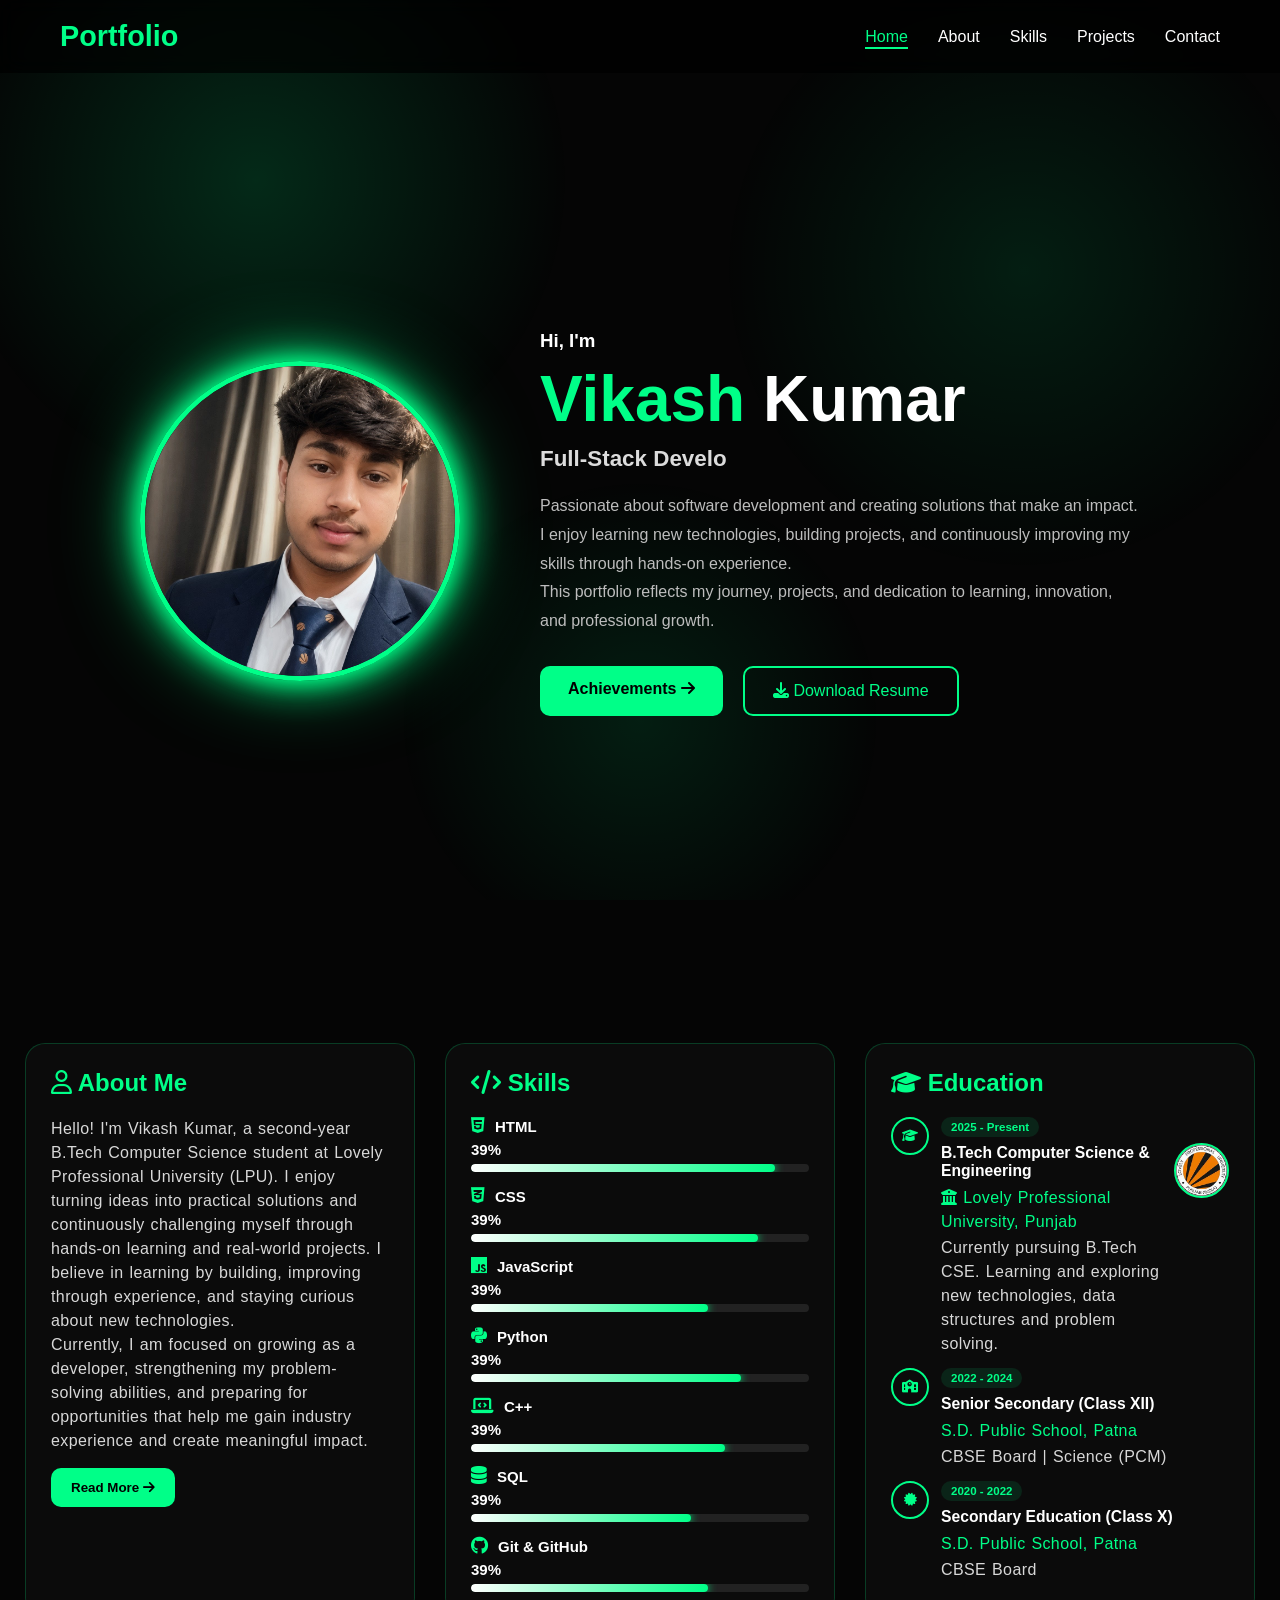
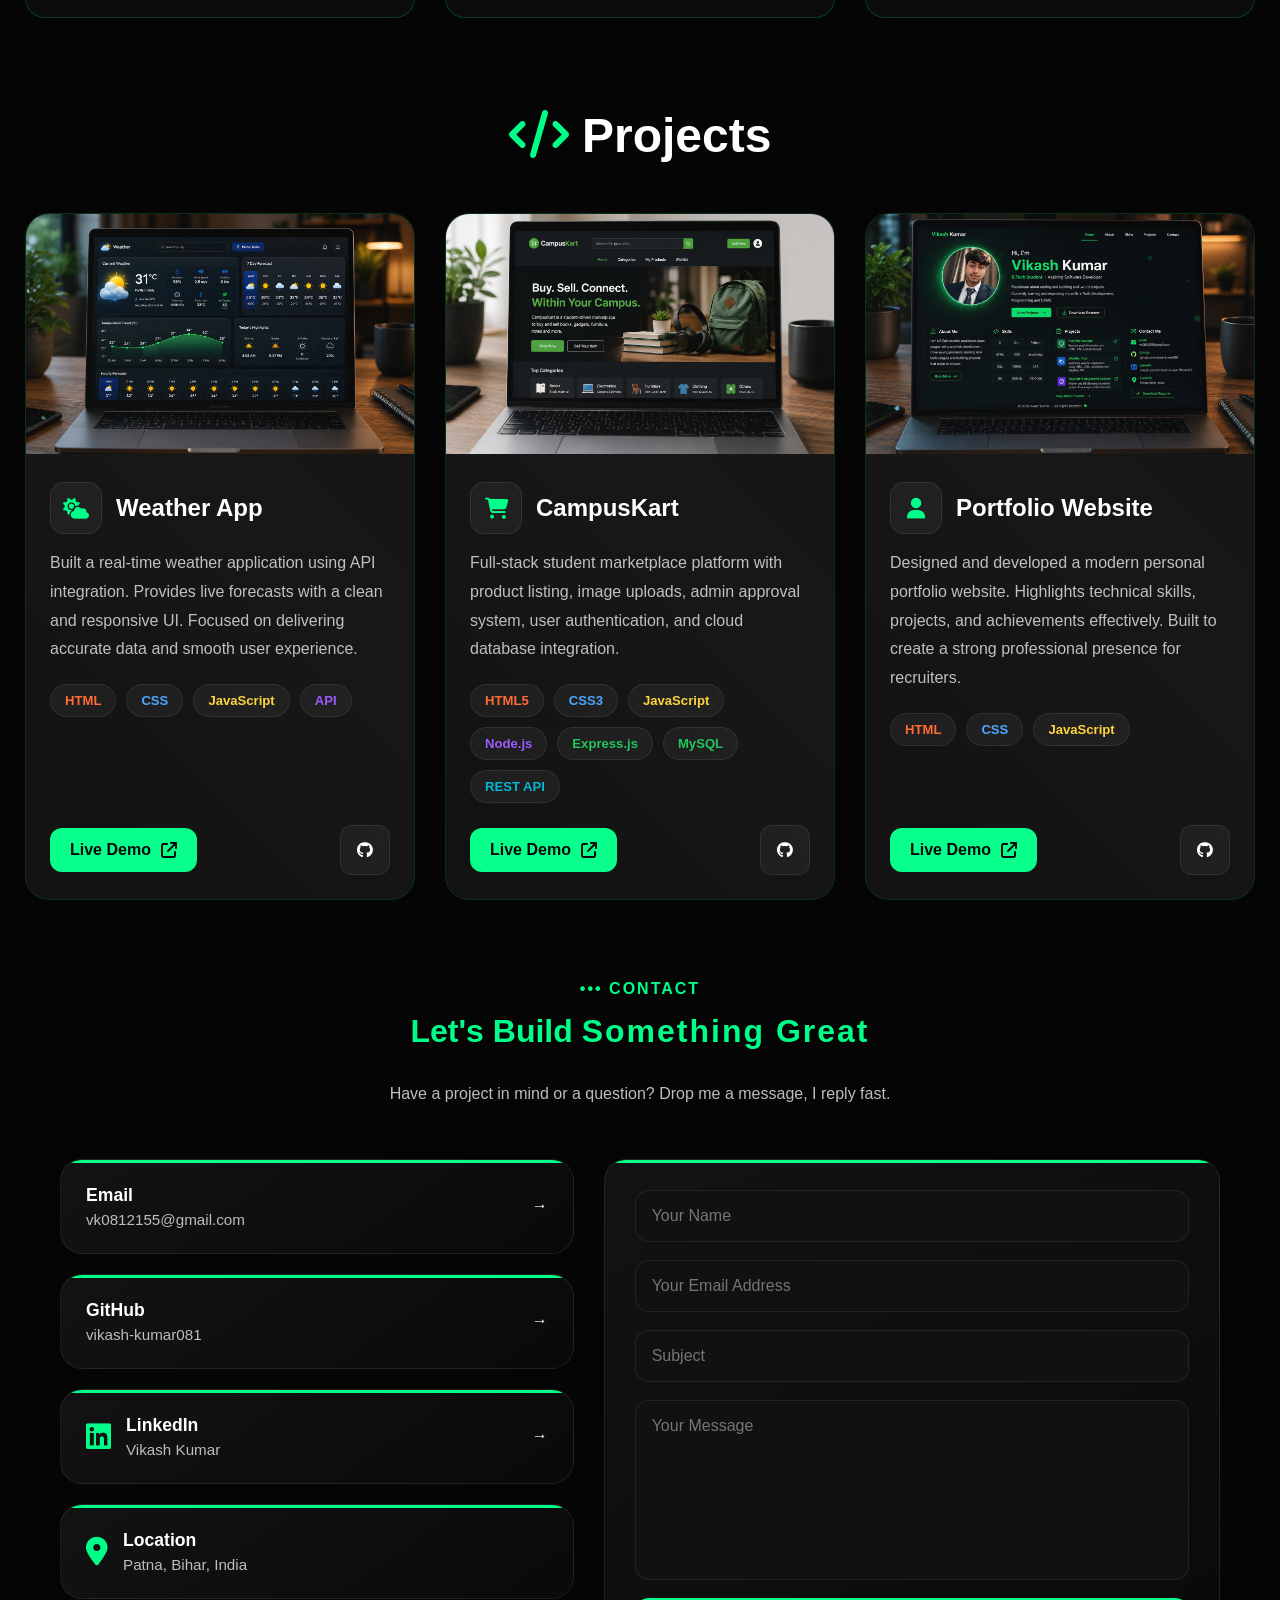
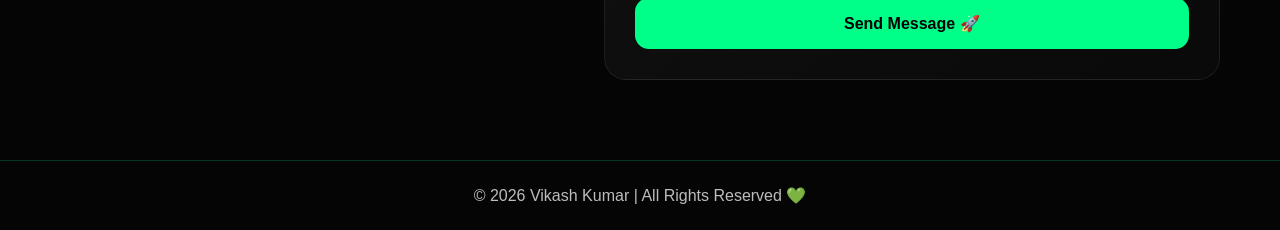
<file: index.html>
<!DOCTYPE html>
<html lang="en">
<head>
<meta charset="UTF-8">
<meta name="viewport" content="width=device-width, initial-scale=1.0">
<title>Vikash Kumar | Portfolio</title>

<link rel="stylesheet" href="style.css">

<link href="https://cdnjs.cloudflare.com/ajax/libs/font-awesome/6.5.1/css/all.min.css" rel="stylesheet">
</head>

<body>

<div class="particles"></div>

<!-- NAVBAR -->
<header>
    <nav class="navbar">
        <div class="logo">
            <span>Portfolio</span>
        </div>

        <ul class="nav-links">
            <li><a href="#home" >Home</a></li>
            <li><a href="#about">About</a></li>
            <li><a href="#skills">Skills</a></li>
            <li><a href="#projects">Projects</a></li>
            <li><a href="#contact">Contact</a></li>
        </ul>
    </nav>
</header>

<!-- HOME -->

<section id="home" class="hero">

    <div class="hero-image hidden"
         style="transition-delay:100ms;">
        <img src="profile.jpeg"
             alt="Vikash Kumar"
             onclick="openImage()">
    </div>

    <div class="hero-content">

        <h3 class="hidden">
            Hi, I'm
        </h3>

        <h1 class="hidden"
            style="transition-delay:200ms;">
            <span>Vikash</span> Kumar
        </h1>

        <h2 class="hidden"
            style="transition-delay:400ms;">
            B.Tech Student |
            Aspiring Software Developer
        </h2>

        <p class="hidden"
           style="transition-delay:600ms;">
            Passionate about software development and creating solutions that make an impact.
            I enjoy learning new technologies, building projects, and continuously improving
            my skills through hands-on experience.
        </p>
            <p class="hidden"
           style="transition-delay:600ms;">
            This portfolio reflects my journey, projects, and dedication to learning,
            innovation, and professional growth.
        </p>

        <div class="hero-btns hidden"
             style="transition-delay:900ms;">

            <a href="#Achievements"
               class="btn"
               onclick="openAchievement()">
                Achievements
                <i class="fa-solid fa-arrow-right"></i>
            </a>

          <a href="resume 4.png"
               class="btn-outline"
               download>
                <i class="fa-solid fa-download"></i>
                Download Resume
            </a>

        </div>

    </div>

</section>
<!-- MAIN GRID -->
<section id="about" class="grid-section">

    <!-- ABOUT -->
   <div class="card hidden" 
     style="transition-delay:0.1s;">

        <h2>
            <i class="fa-regular fa-user"></i>
            About Me
        </h2>

   <p class="about-text">
Hello! I'm Vikash Kumar, a second-year B.Tech Computer Science
student at Lovely Professional University (LPU).

I enjoy turning ideas into practical solutions and continuously
challenging myself through hands-on learning and real-world
projects. I believe in learning by building, improving through
experience, and staying curious about new technologies.

<br>
Currently, I am focused on growing as a developer, strengthening
my problem-solving abilities, and preparing for opportunities
that help me gain industry experience and create meaningful impact.
</p>

        <button class="read-btn" onclick="openAbout()">
            Read More
            <i class="fa-solid fa-arrow-right"></i>
        </button>

    </div>

    <!-- SKILLS -->
   <div class="card hidden" id="skills" style="transition-delay:0.4s;">

    <h2>
        <i class="fa-solid fa-code"></i>
        Skills
    </h2>

    <div class="skills-box">

        <div class="skill">
            <div class="skill-header">
                <span><i class="fab fa-html5"></i> HTML</span>
                <span class="percent" data-target="90">0%</span>
            </div>
            <div class="bar">
                <div class="fill" data-width="90%"></div>
            </div>
        </div>

        <div class="skill">
            <div class="skill-header">
                <span><i class="fab fa-css3-alt"></i> CSS</span>
                <span class="percent" data-target="85">0%</span>
            </div>
            <div class="bar">
                <div class="fill" data-width="85%"></div>
            </div>
        </div>

        <div class="skill">
            <div class="skill-header">
                <span><i class="fab fa-js"></i> JavaScript</span>
                <span class="percent" data-target="70">0%</span>
            </div>
            <div class="bar">
                <div class="fill" data-width="70%"></div>
            </div>
        </div>

        <div class="skill">
            <div class="skill-header">
                <span><i class="fab fa-python"></i> Python</span>
                <span class="percent" data-target="80">0%</span>
            </div>
            <div class="bar">
                <div class="fill" data-width="80%"></div>
            </div>
        </div>

        <div class="skill">
            <div class="skill-header">
                <span><i class="fas fa-laptop-code"></i> C++</span>
                <span class="percent" data-target="75">0%</span>
            </div>
            <div class="bar">
                <div class="fill" data-width="75%"></div>
            </div>
        </div>

        <div class="skill">
            <div class="skill-header">
                <span><i class="fas fa-database"></i> SQL</span>
                <span class="percent" data-target="65">0%</span>
            </div>
            <div class="bar">
                <div class="fill" data-width="65%"></div>
            </div>
        </div>

        <div class="skill">
            <div class="skill-header">
                <span><i class="fab fa-github"></i> Git & GitHub</span>
                <span class="percent" data-target="70">0%</span>
            </div>
            <div class="bar">
                <div class="fill" data-width="70%"></div>
            </div>
        </div>

    </div>

</div>
 <div class="card hidden education-card"
     id="education"
     style="transition-delay:0.6s;">

    <h2>
        <i class="fa-solid fa-graduation-cap"></i>
        Education
    </h2>

    <div class="timeline">

        <div class="timeline-item">

            <div class="timeline-icon">
                <i class="fa-solid fa-graduation-cap"></i>
            </div>

            <div class="timeline-content">

                <span class="year-badge">2025 - Present</span>

                <div class="edu-top">

                    <div>
                        <h3>B.Tech Computer Science & Engineering</h3>
                            <p class="college lpu-college">
                            <i class="fa-solid fa-building-columns"></i>
                                     Lovely Professional University, Punjab
                             </p>
                       

                      <p class="edu-desc">
    Currently pursuing B.Tech CSE. Learning and exploring new technologies, data structures and problem solving.
</p>
                    </div>

                  <img src="logo lpu.jfif"
     alt="LPU"
     class="lpu-logo">
                </div>

            </div>

        </div>

        <div class="timeline-item">

            <div class="timeline-icon">
                <i class="fa-solid fa-school"></i>
            </div>

            <div class="timeline-content">

                <span class="year-badge">2022 - 2024</span>
                <h3>Senior Secondary (Class XII)</h3>

<p class="college">
    S.D. Public School, Patna
</p>

<p class="edu-desc">
    CBSE Board | Science (PCM)
</p>
               
            </div>

        </div>

        <div class="timeline-item">

            <div class="timeline-icon">
                <i class="fa-solid fa-certificate"></i>
            </div>

            <div class="timeline-content">

                <span class="year-badge">2020 - 2022</span>
<h3>Secondary Education (Class X)</h3>

<p class="college">
    S.D. Public School, Patna
</p>

<p class="edu-desc">
    CBSE Board
</p>
               
            </div>

        </div>

    </div>

</div>      
  
</section>

<!-- ABOUT POPUP -->
<div class="about-popup" id="aboutPopup">

    <div class="popup-content">

        <span class="close-btn" onclick="closeAbout()">
            &times;
        </span>

        <h2>About Me</h2>

     <p>
Beyond academics, I strongly believe that learning should
never stop. I enjoy exploring new ideas, understanding
different perspectives, and continuously working on my
personal and professional growth.

I see every challenge as an opportunity to learn something
new and improve myself. Whether it is learning a new concept,
working on a project, or solving a difficult problem, I try
to approach it with patience, dedication, and a positive mindset.

Apart from technical growth, I value discipline, teamwork,
adaptability, and effective communication. These qualities
help me work better with others and prepare me for real-world
professional environments.

In the coming years, I aim to gain industry experience,
contribute to impactful projects, and grow into a confident
Software Engineer who can create innovative solutions and
deliver value to people through technology.
</p>
    </div>

</div>
<!-- achivement popup -->
<div class="about-popup" id="achievementPopup">

    <div class="popup-content">

        <span class="close-btn" onclick="closeAchievement()">
            &times;
        </span>

        <h2>🏆 Achievements & Certifications</h2>
        <p>
             <a href="cirtificate/c++ programming.png" target="_blank">
                 🏆 C++ Programming Certificate
             </a>
        </p>
        
        <p>
            <a href="cirtificate/mock .png" target="_blank">
                ⏰ Time Management Certificate
            </a>
        </p>

        <p>
            <a href="cirtificate/c programming cirtificate.png" target="_blank">
                💻 C Programming Certificate
            </a>
        </p>
         <p>
            <a href="cirtificate/cyber security.png" target="_blank">
                🔐 Cyber Security Certificate
            </a>
        </p>

    </div>

</div>
<!-- ================= PROJECTS SECTION ================= -->

<section id="projects" class="premium-projects">

    <div class="project-header">
        <h2>
            <i class="fa-solid fa-code"></i>
            Projects
        </h2>
    </div>

    <div class="premium-grid">

        <!-- WEATHER APP -->

        <div class="premium-card hidden card-1">

            <div class="project-image">
                <img src="weather app image.png" alt="Weather App">
            </div>

            <div class="project-info">

                <div class="title-row">

                    <div class="title-left">

                        <div class="project-icon">
                            <i class="fa-solid fa-cloud-sun"></i>
                        </div>

                        <h3>Weather App</h3>

                    </div>

                </div>

     <p>
Built a real-time weather application using API integration.
Provides live forecasts with a clean and responsive UI.
Focused on delivering accurate data and smooth user experience.
</p>
                <div class="tech-tags">
                    <span>HTML</span>
                    <span>CSS</span>
                    <span>JavaScript</span>
                    <span>API</span>
                </div>
<div class="project-actions">

    <a href="https://vikash-kumar081.github.io/weather-app/"
       target="_blank"
       class="view-btn">
        Live Demo
        <i class="fa-solid fa-arrow-up-right-from-square"></i>
    </a>

    <a href="https://github.com/vikash-kumar081/weather-app"
       target="_blank"
       class="github-btn">
        <i class="fab fa-github"></i>
    </a>

</div>

            </div>

        </div>

        <!-- CAMPUSKART -->

        <div class="premium-card hidden card-2">

            <div class="project-image">
                <img src="campus cart thumbnal 3.jpeg" alt="CampusKart">
            </div>

            <div class="project-info">

                <div class="title-row">

                    <div class="title-left">

                        <div class="project-icon">
                            <i class="fa-solid fa-cart-shopping"></i>
                        </div>

                        <h3>CampusKart</h3>

                    </div>
                </div>

              <p>
Full-stack student marketplace platform with product listing,
image uploads, admin approval system, user authentication,
and cloud database integration.
</p>
            <div class="tech-tags">
    <span>HTML5</span>
    <span>CSS3</span>
    <span>JavaScript</span>
    <span>Node.js</span>
    <span>Express.js</span>
    <span>MySQL</span>
    <span>REST API</span>
   
</div>

               <div class="project-actions">

    <a href="https://campuskart2.onrender.com?utm_source=chatgpt.com"
       target="_blank"
       class="view-btn">

        Live Demo
        <i class="fa-solid fa-arrow-up-right-from-square"></i>

    </a>

    <a href="https://github.com/vikash-kumar081/CampusKart2.git"
       target="_blank"
       class="github-btn">

        <i class="fab fa-github"></i>

    </a>

</div>

            </div>

        </div>

        <!-- PORTFOLIO -->

        <div class="premium-card hidden card-3">

            <div class="project-image">
                <img src="portfolio website.jpeg"
                     alt="Portfolio">
            </div>

            <div class="project-info">

                <div class="title-row">

                    <div class="title-left">

                        <div class="project-icon">
                            <i class="fa-solid fa-user"></i>
                        </div>

                        <h3>Portfolio Website</h3>

                    </div>


                </div>
<p>
Designed and developed a modern personal portfolio website.
Highlights technical skills, projects, and achievements effectively.
Built to create a strong professional presence for recruiters.
</p>

                <div class="tech-tags">
                    <span>HTML</span>
                    <span>CSS</span>
                    <span>JavaScript</span>
                </div>
<div class="project-actions">

    <a href="https://vikash-kumar081.github.io/portfolio/"
       target="_blank"
       class="view-btn">
        Live Demo
        <i class="fa-solid fa-arrow-up-right-from-square"></i>
    </a>

    <a href="https://github.com/vikash-kumar081/portfolio"
       target="_blank"
       class="github-btn">
        <i class="fab fa-github"></i>
    </a>

</div>

            </div>

        </div>

    </div>

</section>

<!-- CONTACT -->
<section id="contact" class="hidden">

    <div class="contact-heading">
        <span>••• CONTACT</span>
        <h2>Let's Build <span>Something Great</span></h2>
        <p>
            Have a project in mind or a question?
            Drop me a message, I reply fast.
        </p>
    </div>

    <div class="contact-container">

        <div class="contact-info">

           <a href="mailto:vk0812155@gmail.com"
                class="contact-card hidden"
            style="transition-delay:0.1s;">
                <div>
                    <h3>Email</h3>
                    <p>vk0812155@gmail.com</p>
                </div>
                <span>→</span>
            </a>

           <a href="https://github.com/vikash-kumar081"
                target="_blank"
                class="contact-card hidden"
                    style="transition-delay:0.3s;">

                <div>
                    <h3>GitHub</h3>
                    <p>vikash-kumar081</p>
                </div>

                <span>→</span>

            </a>

            <a href="https://www.linkedin.com/in/vikash-kumar-716b4a37b"
                target="_blank"
                class="contact-card hidden"
                    style="transition-delay:0.5s;">

                <i class="fab fa-linkedin"></i>

                <div>
                    <h3>LinkedIn</h3>
                    <p>Vikash Kumar</p>
                </div>

                <span>→</span>

            </a>

         <div class="contact-card hidden"
            style="transition-delay:0.7s;">

                <i class="fas fa-location-dot"></i>

                <div>
                    <h3>Location</h3>
                    <p>Patna, Bihar, India</p>
                </div>

            </div>

        </div>

<form class="contact-form hidden"
      style="transition-delay:0.9s;"
      action="https://api.web3forms.com/submit"
      method="POST">

    <input type="hidden"
           name="access_key"
           value="c5e62e09-566a-462c-a292-d1e8403ce820">

    <input type="hidden"
           name="subject"
           value="New Portfolio Message">

    <input
        type="text"
        name="name"
        placeholder="Your Name"
        required>

    <input
        type="email"
        name="email"
        placeholder="Your Email Address"
        autocomplete="email"
        required>

    <input
        type="text"
        name="subject_line"
        placeholder="Subject">

    <textarea
        name="message"
        placeholder="Your Message"
        required></textarea>

    <button type="submit">
        Send Message 🚀
    </button>

</form>
    <!-- </div> -->

</section>
<footer>
    © 2026 Vikash Kumar | All Rights Reserved 💚
</footer>
<div id="imagePopup" class="image-popup">

    <span class="close-image" onclick="closeImage()">
        &times;
    </span>

    <img src="profile.jpeg" class="full-image">

</div>

<script src="script.js"></script>

</body>
</html>
</file>
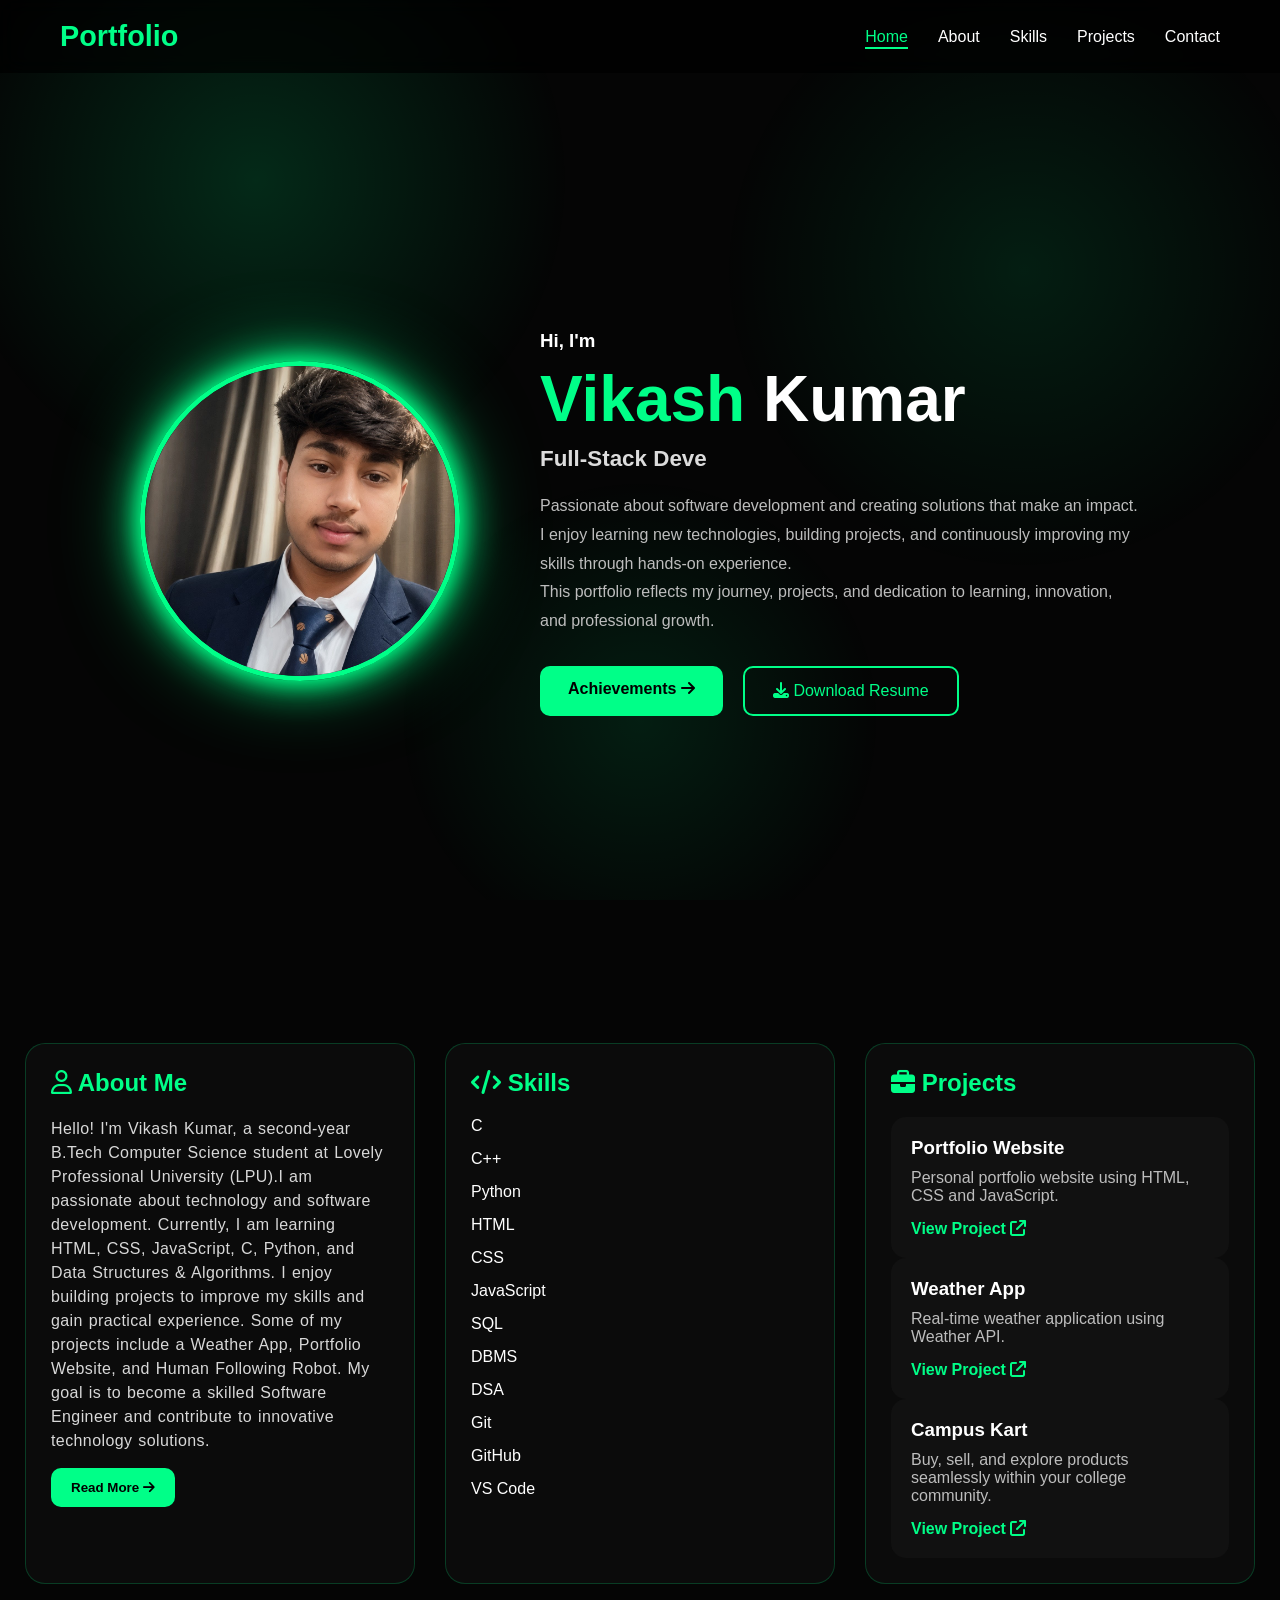
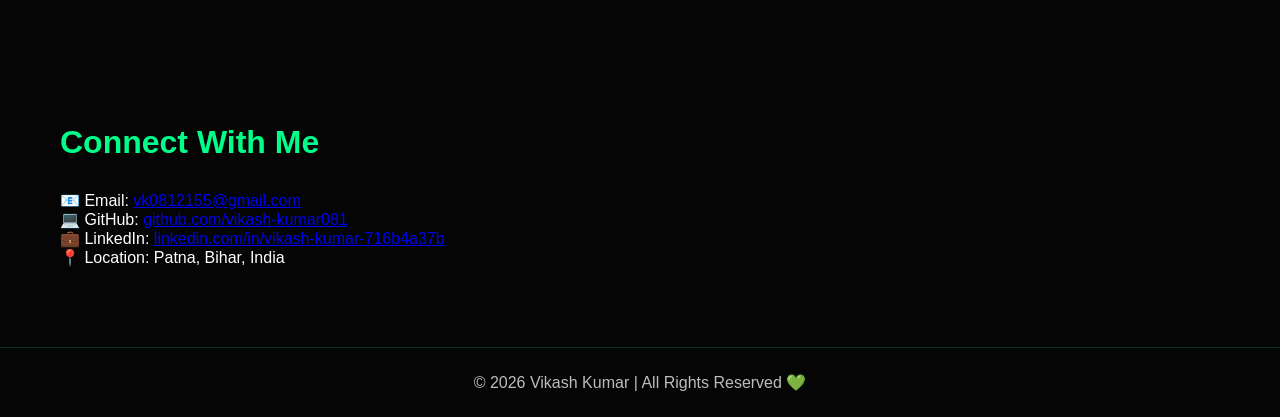
<file: portfolio.html>
<!DOCTYPE html>
<html lang="en">
<head>
<meta charset="UTF-8">
<meta name="viewport" content="width=device-width, initial-scale=1.0">
<title>Vikash Kumar | Portfolio</title>

<link rel="stylesheet" href="style.css">

<link href="https://cdnjs.cloudflare.com/ajax/libs/font-awesome/6.5.1/css/all.min.css" rel="stylesheet">
</head>

<body>

<div class="particles"></div>

<!-- NAVBAR -->
<header>
    <nav class="navbar">
        <div class="logo">
            <span>Portfolio</span>
        </div>

        <ul class="nav-links">
            <li><a href="#home" class="active">Home</a></li>
            <li><a href="#about">About</a></li>
            <li><a href="#skills">Skills</a></li>
            <li><a href="#projects">Projects</a></li>
            <li><a href="#contact">Contact</a></li>
        </ul>
    </nav>
</header>

<!-- HOME -->
<section id="home" class="hero">

    <div class="hero-image hidden"
         style="transition-delay:100ms;">
        <img src="profile.jpeg"
             alt="Vikash Kumar"
             onclick="openImage()">
    </div>

    <div class="hero-content">

        <h3 class="hidden">
            Hi, I'm
        </h3>

        <h1 class="hidden"
            style="transition-delay:200ms;">
            <span>Vikash</span> Kumar
        </h1>

        <h2 class="hidden"
            style="transition-delay:400ms;">
            B.Tech Student |
            Aspiring Software Developer
        </h2>

        <p class="hidden"
           style="transition-delay:600ms;">
            Passionate about software development and creating solutions that make an impact.
            I enjoy learning new technologies, building projects, and continuously improving
            my skills through hands-on experience.
        </p>
            <p>
            This portfolio reflects my journey, projects, and dedication to learning,
            innovation, and professional growth.
        </p>

        <div class="hero-btns hidden"
             style="transition-delay:800ms;">

            <a href="#Achievements"
               class="btn"
               onclick="openAchievement()">
                Achievements
                <i class="fa-solid fa-arrow-right"></i>
            </a>

            <a href="New cv.jpeg"
               class="btn-outline"
               download>
                <i class="fa-solid fa-download"></i>
                Download Resume
            </a>

        </div>

    </div>

</section>
<!-- MAIN GRID -->
<section class="grid-section">

    <!-- ABOUT -->
    <div class="card" id="about">

        <h2>
            <i class="fa-regular fa-user"></i>
            About Me
        </h2>

        <p>
        Hello! I'm Vikash Kumar, a second-year B.Tech Computer Science student
        at Lovely Professional University (LPU).I am passionate about technology
        and software development. Currently, I am learning HTML, CSS, JavaScript,
        C, Python, and Data Structures & Algorithms.
        I enjoy building projects to improve my skills and gain practical experience.
        Some of my projects include a Weather App, Portfolio Website, and Human
        Following Robot. My goal is to become a skilled Software Engineer and contribute to 
        innovative technology solutions.
        </p>

        <button class="read-btn" onclick="openAbout()">
            Read More
            <i class="fa-solid fa-arrow-right"></i>
        </button>

    </div>

    <!-- SKILLS -->
    <div class="card" id="skills">

        <h2>
            <i class="fa-solid fa-code"></i>
            Skills
        </h2>

        <div class="skills-box">

            <span>C</span>
            <span>C++</span>
            <span>Python</span>

            <span>HTML</span>
            <span>CSS</span>
            <span>JavaScript</span>

            <span>SQL</span>
            <span>DBMS</span>
            <span>DSA</span>

            <span>Git</span>
            <span>GitHub</span>
            <span>VS Code</span>

        </div>

    </div>

    <!-- PROJECTS -->
    <div class="card" id="projects">

        <h2>
            <i class="fa-solid fa-briefcase"></i>
            Projects
        </h2>

        <div class="project-box">

            <div class="project">
                <h3>Portfolio Website</h3>
                <p>
                    Personal portfolio website using
                    HTML, CSS and JavaScript.
                </p>

                <a href="#">
                    View Project
                    <i class="fa-solid fa-arrow-up-right-from-square"></i>
                </a>
            </div>

            <div class="project">
                <h3>Weather App</h3>
                <p>
                    Real-time weather application
                    using Weather API.
                </p>

                <a href="https://vikash-kumar081.github.io/weather-app/" target="_blank">
                    View Project
                    <i class="fa-solid fa-arrow-up-right-from-square"></i>
                </a>
            </div>

            <div class="project">
                <h3>Campus Kart</h3>
                <p>
                   Buy, sell, and explore products seamlessly within your college community.
                </p>

                
                <a href=" https://vikash-kumar081.github.io/campus-kart/" target="_blank">
                    View Project
                    <i class="fa-solid fa-arrow-up-right-from-square"></i>
                </a>
            </div>

        </div>

    </div>

</section>

<!-- ABOUT POPUP -->
<div class="about-popup" id="aboutPopup">

    <div class="popup-content">

        <span class="close-btn" onclick="closeAbout()">
            &times;
        </span>

        <h2>About Me</h2>

        <p>
        Beyond academics, I am passionate about coding and continuously improving my technical
        skills through practical projects and problem-solving. I enjoy learning modern web 
        technologies, building responsive websites, and exploring software development concepts. 
        Currently, I am strengthening my knowledge of Data Structures & Algorithms, Object-Oriented
        Programming, and Full-Stack Development. My goal is to secure valuable internship opportunities,
        gain real-world experience, and grow into a skilled Software Engineer capable of creating impactful
        and user-friendly applications.
        </p>

    </div>

</div>
<!-- achivement popup -->
<div class="about-popup" id="achievementPopup">

    <div class="popup-content">

        <span class="close-btn" onclick="closeAchievement()">
            &times;
        </span>

        <h2>🏆 Achievements & Certifications</h2>
        <p>
             <a href="cirtificate/c++ programming.png" target="_blank">
                 🏆 C++ Programming Certificate
             </a>
        </p>
        
        <p>
            <a href="cirtificate/mock .png" target="_blank">
                ⏰ Time Management Certificate
            </a>
        </p>

        <p>
            <a href="certificates/c-language.jpg" target="_blank">
                💻 C Programming Certificate
            </a>
        </p>
         <p>
            <a href="cirtificate/cyber security.png" target="_blank">
                🔐 Cyber Security Certificate
            </a>
        </p>

    </div>

</div>

<!-- CONTACT -->
<section id="contact">

    <h2>Connect With Me</h2>

    <p>
📧 Email:
<a href="mailto:vk0812155@gmail.com">
vk0812155@gmail.com
</a>
</p>

<p>
💻 GitHub:
<a href="https://github.com/vikash-kumar081" target="_blank">
github.com/vikash-kumar081
</a>
</p>

<p>
💼 LinkedIn:
<a href="https://www.linkedin.com/in/vikash-kumar-716b4a37b" target="_blank">
linkedin.com/in/vikash-kumar-716b4a37b
</a>
</p>

<p>
📍 Location: Patna, Bihar, India
</p>

</section>

<footer>
    © 2026 Vikash Kumar | All Rights Reserved 💚
</footer>
<div id="imagePopup" class="image-popup">

    <span class="close-image" onclick="closeImage()">
        &times;
    </span>

    <img src="profile.jpeg" class="full-image">

</div>

<script src="script.js"></script>

</body>
</html>
</file>
<file: style.css>
*{
margin:0;
padding:0;
box-sizing:border-box;
scroll-behavior:smooth;
font-family:'Poppins',sans-serif;
}

body{
background:#050505;
color:white;
overflow-x:hidden;
}
/* BACKGROUND */

.particles{
position:fixed;
width:100%;
height:100%;
top:0;
left:0;
background:
radial-gradient(circle at 20% 20%,rgba(0,255,136,.15),transparent 25%),
radial-gradient(circle at 80% 30%,rgba(0,255,136,.1),transparent 25%),
radial-gradient(circle at 50% 80%,rgba(0,255,136,.1),transparent 25%);
z-index:-1;
}
/* NAVBAR */

header{
position:sticky;
top:0;
z-index:1000;
backdrop-filter:blur(10px);
background:rgba(0,0,0,.7);
}

.navbar{
max-width:1200px;
margin:auto;
display:flex;
justify-content:space-between;
align-items:center;
padding:20px;
}

.logo{
font-size:1.8rem;
font-weight:700;
}

.logo span{
color:#00ff88;
}

.nav-links{
display:flex;
gap:30px;
list-style:none;
margin:0;
padding:0;
}

.nav-links li{
list-style:none;
}

.nav-links a{
position:relative;
text-decoration:none;
color:white;
font-weight:500;
transition:.3s;
}

.nav-links a::after{
content:"";
position:absolute;
left:0;
bottom:-4px;
width:0;
height:2px;
background:#00ff88;
transition:width .3s ease;
}

.nav-links a:hover{
color:#00ff88;
}

.nav-links a:hover::after{
width:100%;
}

.nav-links a.active{
color:#00ff88 !important;
}

.nav-links a.active::after{
width:100% !important;
background:#00ff88;
}
/* HERO */

.hero{
max-width:1200px;
margin:auto;
min-height:100vh;
display:flex;
justify-content:center;
align-items:center;
gap:80px;
margin-bottom: 10px;
}

.hero-image img{
width:320px;
height:320px;
object-fit:cover;
border-radius:50%;
border:5px solid #00ff88;

box-shadow:
0 0 20px #00ff88,
0 0 40px #00ff88,
0 0 80px rgba(0,255,136,.5);

animation:float 4s ease-in-out infinite;
}

@keyframes float{
0%,100%{
transform:translateY(0);
}
50%{
transform:translateY(-15px);
}
}

.hero-content h2{
font-size:1.2rem;
color:#bdbdbd;
}

.hero-content h1{
font-size:4rem;
margin:10px 0;
}

.hero-content h1 span{
color:#00ff88;
}

.hero-content h2{
font-size:1.4rem;
margin-bottom:20px;
color:#dcdcdc;
}

.hero-content p{
line-height:1.8;
color:#bdbdbd;
font-size: 1rem;
max-width:600px;
font-weight: 500;
}

/* BUTTONS */

.hero-btns{
margin-top:30px;
display:flex;
gap:20px;
flex-wrap:wrap;
}

.btn{
padding:14px 28px;
background:#00ff88;
color:black;
font-weight:600;
border-radius:10px;
text-decoration:none;
transition:.3s;
}

.btn:hover{
transform:translateY(-5px);
box-shadow:0 0 20px #00ff88;
}

.btn-outline{
padding:14px 28px;
border:2px solid #00ff88;
color:#00ff88;
border-radius:10px;
text-decoration:none;
transition:.3s;
}

.btn-outline:hover{
background:#00ff88;
color:black;
}

/* GRID SECTION */

.grid-section{
    max-width:1315px;
    margin:auto;
    padding:60px 25px;
    display:grid;
    grid-template-columns:repeat(3,1fr);
    gap:30px;
}

.card{
background:#0b0b0b;
padding:25px;
border-radius:20px;
border:1px solid rgba(0,255,136,.2);
transition:.4s;
}
.cards-container{
margin-top: 80px;}
.card:hover{
transform:translateY(-8px);
border-color:#00ff88;
box-shadow:0 0 20px rgba(0,255,136,.3);
}

.card h2{
margin-bottom:20px;
color:#00ff88;
}

/* SKILLS */

.skills-box{
display:flex;
flex-direction:column;
gap:15px;
margin-top:15px;
}

.skill span{
display:flex;
align-items:center;
gap:10px;
font-size:15px;
font-weight:600;
margin-bottom:6px;
color:white;
}

.skill i{
color:#00ff88;
font-size:18px;
}

.bar{
width:100%;
height:8px;
background:#222;
border-radius:20px;
overflow:hidden;
}

.fill{
height:100%;
width:0;

background:linear-gradient(90deg,#ffffff,#00ff88);
box-shadow:0 0 10px rgba(255,255,255,.2);
border-radius:20px;
box-shadow:0 0 10px #00ff88;
transition:width 2s ease;
}

PROJECTS

.project-box{
display:flex;
flex-direction:column;
gap:20px;
}

.project{
padding:20px;
background:#111;
border-radius:15px;
}

.project h3{
margin-bottom:10px;
}

.project p{
color:#bdbdbd;
margin-bottom:15px;
}

.project a{
text-decoration:none;
color:#00ff88;
font-weight:600;
}

/* READ MORE BUTTON */
.read-btn{
margin-top:15px;
padding:12px 20px;
background:#00ff88;
border:none;
border-radius:10px;
cursor:pointer;
font-weight:600;
}
/* POPUP */

.about-popup{
display:none;
position:fixed;
top:0;
left:0;
width:100%;
height:100%;
background:rgba(0,0,0,.9);
justify-content:center;
align-items:center;
z-index:9999;
padding:20px;
}

.popup-content{
width:90%;
max-width:700px;
max-height:85vh;
overflow-y:auto;
background:#0b0b0b;
padding:40px;
border-radius:20px;
border:1px solid #00ff88;
position:relative;
}

.popup-content h2{
color:#00ff88;
margin-bottom:20px;
}

.popup-content p{
line-height:1.8;
color:#d0d0d0;
}

.close-btn{
position:absolute;
right:25px;
top:15px;
font-size:35px;
cursor:pointer;
color:#00ff88;
}

/* CONTACT */


#contact h2{
font-size:2rem;
margin-bottom:30px;
color:#00ff88;
}

.social-icons{
display:flex;
justify-content:center;
gap:30px;
}

.social-icons a{
width:65px;
height:65px;
display:flex;
align-items:center;
justify-content:center;
border-radius:50%;
font-size:28px;
text-decoration:none;
color:#00ff88;
border:2px solid #00ff88;
transition:.3s;
}

.social-icons a:hover{
background:#00ff88;
color:black;
transform:translateY(-8px);
box-shadow:0 0 25px #00ff88;
}

/* FOOTER */

footer{
padding:25px;
text-align:center;
border-top:1px solid rgba(0,255,136,.2);
color:#bdbdbd;
}

/* RESPONSIVE */

@media(max-width:900px){

.hero{
flex-direction:column;
text-align:center;
min-height:auto;
padding:40px 20px 10px;
gap:30px;
}

.hero-content h1{
font-size:3rem;
}

.hero-image img{
width:250px;
height:250px;
}
}

/* ================= CONTACT SECTION ================= */

#contact{
max-width:1200px;
margin:auto;
padding:0px 20px 80px;
}

.contact-heading{
text-align:center;
margin-bottom:50px;
}

.contact-heading span{
color:#00ff88;
font-weight:600;
letter-spacing:2px;
}

.contact-heading h2{
font-size:3rem;
margin:15px 0;
font-weight:700;
}

.contact-heading h2 span{
color:#00ff88;
}

.contact-heading p{
color:#bdbdbd;
max-width:600px;
margin:auto;
line-height:1.8;
}

.contact-container{
display:grid;
grid-template-columns:1fr 1.2fr;
gap:30px;
align-items:start;
}

/* ================= CONTACT INFO ================= */

.contact-info{
display:flex;
flex-direction:column;
gap:20px;
}

.contact-card{
opacity:0;
animation-fill-mode:forwards;
background:linear-gradient(
145deg,
rgba(20,20,20,.95),
rgba(10,10,10,.95)
);
border:1px solid rgba(255,255,255,.08);
border-radius:22px;
padding:25px;
display:flex;
align-items:center;
justify-content:space-between;
color:white;
text-decoration:none;
transition:.4s ease;
backdrop-filter:blur(12px);
position:relative;
overflow:hidden;
}

.contact-card::before{
content:"";
position:absolute;
top:0;
left:0;
width:100%;
height:3px;
background:#00ff88;
}

.contact-card:hover{

transform:translateX(12px) scale(1.02);
border-color:#00ff88;

box-shadow:
0 10px 30px rgba(0,255,136,.18);
}

.contact-card i{
font-size:1.8rem;
color:#00ff88;
margin-right:15px;
}

.contact-card div{
flex:1;
}

.contact-card h3{
margin-bottom:5px;
font-size:1.1rem;
}

.contact-card p{
color:#bdbdbd;
font-size:.95rem;
}

/* ================= CONTACT FORM ================= */

.contact-form{

background:linear-gradient(
145deg,
rgba(20,20,20,.95),
rgba(10,10,10,.95)
);

border:1px solid rgba(255,255,255,.08);
border-radius:22px;
padding:30px;
display:flex;
flex-direction:column;
gap:18px;
backdrop-filter:blur(12px);
position:relative;
overflow:hidden;
}

.contact-form::before{
content:"";
position:absolute;
top:0;
left:0;
width:100%;
height:3px;
background:#00ff88;
}

.contact-form input,
.contact-form textarea{
background:#111;
border:1px solid rgba(255,255,255,.08);
padding:16px;
border-radius:14px;
outline:none;
color:white;
font-size:1rem;
transition:.3s;
}

.contact-form input:focus,
.contact-form textarea:focus{
border-color:#00ff88;
box-shadow:0 0 15px rgba(0,255,136,.25);
}

.contact-form textarea{
height:180px;
resize:none;
}

.contact-form button{
padding:16px;
border:none;
border-radius:14px;
background:#00ff88;
color:black;
font-weight:700;
font-size:1rem;
cursor:pointer;
transition:.3s;
}

.contact-form button:hover{
transform:translateY(-4px);

box-shadow:0 0 25px #00ff88;
}

/* ================= MOBILE ================= */

@media(max-width:768px){

.contact-heading h2{
font-size:2rem;
}

.contact-container{
grid-template-columns:1fr;
gap:20px;
}

.contact-card{
padding:20px;
}

.contact-form{
padding:20px;
}

}
.hero-image img{
cursor:pointer;
}
.image-popup{
display:none;
position:fixed;
top:0;
left:0;
width:100%;
height:100%;
background:rgba(0,0,0,0.95);
justify-content:center;
align-items:center;
z-index:99999;
}

.full-image{
max-width:90%;
max-height:90%;
border-radius:15px;
border:3px solid #00ff88;
box-shadow:0 0 30px #00ff88;
}

.close-image{
position:absolute;
top:20px;
right:40px;
font-size:50px;
color:#00ff88;
cursor:pointer;
}
.hidden{
opacity:0;
transform:translateX(-80px);
transition:all 0.8s ease;
}

.show{
opacity:1;
transform:translateX(0);
}

.hero-image.hidden{
    transform: translateX(-60px);
}

.hero-image.show{
    transform: translateX(0);
}
@media (max-width: 768px) {

    .navbar{
        display: flex;
        flex-direction: row !important;
        justify-content: space-between;
        align-items: center;
         padding:12px 10px;
        gap:0;
    }

    .logo{
        margin: 0;
        font-size:1rem;
        white-space:nowrap;
    }

    .nav-links{
        display: flex;
        flex-direction: row !important;
        flex-wrap: nowrap;
        gap:10px;
        margin: 0;
        padding: 0;
    }

    .nav-links a{
        font-size: 0.85rem;
    }
 
    .logo span{
        font-size: 1rem; /* pehle 1.2rem tha */
        white-space: nowrap;
    }
    .popup-content{
    width:95%;
    max-height:80vh;
    padding:25px 20px;
}

    .close-btn{
    top:10px;
    right:15px;
    font-size:30px;
    position:sticky;
}
}
/* ================= PROJECT SECTION ================= */

.premium-projects{
    max-width:1335px;
    margin:30px auto;
    padding:0 25px;
}
.project-header{
    text-align:center;
    margin-bottom:50px;
}

.project-header h2{
    font-size:3rem;
    color:#fff;
}

.project-header i{
    color:#00ff88;
}

/* GRID */

.premium-grid{
    display:grid;
    grid-template-columns:repeat(auto-fit,minmax(340px,1fr));
    gap:30px;
}

/* CARD */

.premium-card{
    background:#0b0b0b;
    border:1px solid rgba(0,255,136,.15);
    border-radius:24px;
    overflow:hidden;
    position:relative;
    transition:.5s;
}

.premium-card::before{
    content:"";
    position:absolute;
    top:-100%;
    left:-100%;
    width:250%;
    height:250%;

    background:
    linear-gradient(
        45deg,
        transparent,
        rgba(255,255,255,.05),
        transparent
    );

    transition:1s;
}

.premium-card:hover::before{
    top:100%;
    left:100%;
}

.premium-card:hover{
    transform:translateY(-12px);
    border-color:#00ff88;

    box-shadow:
    0 0 20px rgba(0,255,136,.25),
    0 0 40px rgba(0,255,136,.15);
}

/* IMAGE */

.project-image{
    overflow:hidden;
}.timeline-content h3{
    margin:8px;
}
.project-image img{
    width:100%;
    height:240px;
    object-fit:cover;
    transition:.6s;
}

.premium-card:hover img{
    transform:scale(1.08);
}

/* CONTENT */

.project-info{
    padding:24px;
}

/* ICON */

.project-icon{

    width:52px;
    height:52px;

    display:flex;
    align-items:center;
    justify-content:center;

    flex-shrink:0;

    border-radius:14px;

    background:rgba(255,255,255,.05);

    backdrop-filter:blur(12px);

    border:1px solid rgba(255,255,255,.08);

    color:#00ff88;

    font-size:1.3rem;

    margin-bottom:0;

    transition:.3s;
}
.premium-card:hover .project-icon{

    background:rgba(0,255,136,.1);

    border-color:rgba(0,255,136,.3);

    transform:scale(1.08);
}

/* TITLE */

.title-row{
    display:flex;
    justify-content:space-between;
    align-items:center;
    margin-bottom:15px;
}

.title-left h3{
    margin:0;
    font-size:1.5rem;
    color:#fff;
}
.title-left{
    display:flex;
    align-items:center;
    gap:14px;
}

/* GITHUB */

.github-btn{
    width:46px;
    height:46px;
    display:flex;
    align-items:center;
    justify-content:center;
    border-radius:12px;
    background:rgba(255,255,255,.05);
    backdrop-filter:blur(12px);
    border:1px solid rgba(255,255,255,.08);
    color:white;
    text-decoration:none;
    transition:.3s;
}
.github-btn:hover{
    transform:translateY(-2px);
    border-color:#00ff88;
    color:#00ff88;
    box-shadow:0 0 12px rgba(0,255,136,.25);
}
/* DESCRIPTION */

.project-info p{
    color:#bdbdbd;
    line-height:1.8;
    margin-bottom:20px;
}

/* TECH TAGS */

.tech-tags{
    display:flex;
    flex-wrap:wrap;
    gap:10px;
    margin-bottom:22px;
}

.tech-tags span{
    padding:8px 14px;
    border-radius:50px;
    font-size:.82rem;
    font-weight:600;
    transition:.3s;
}
/* COLORS */
.tech-tags span{
    padding:8px 14px;
    border-radius:50px;
    background:rgba(255,255,255,.05);
    backdrop-filter:blur(12px);
    border:1px solid rgba(255,255,255,.08);
    font-size:.82rem;
    font-weight:600;
}
.tech-tags span:nth-child(1){
    color:#ff6b35; /* HTML */
}

.tech-tags span:nth-child(2){
    color:#4da6ff; /* CSS */
}

.tech-tags span:nth-child(3){
    color:#ffd43b; /* JS */
}

.tech-tags span:nth-child(4){
    color:#9b5cff; /* API / Node */
}

.tech-tags span:nth-child(5){
    color:#22c55e; /* MySQL */
}
.tech-tags span:nth-child(6){
    color:#22c55e; /* MySQL */
}

.tech-tags span:nth-child(7){
    color:#06b6d4; /* REST API */
}

.tech-tags span:nth-child(8){
    color:#f97316; /* Multer */
}

.tech-tags span:nth-child(9){
    color:#ef4444; /* Render */
}

.tech-tags span:nth-child(10){
    color:#ffffff; /* GitHub */
}
/* LIVE BUTTON */

.view-btn{
    display:inline-flex;
    align-items:center;
    gap:10px;
    padding:13px 20px;
    border-radius:12px;
    text-decoration:none;
    background:#00ff88;
    color:black;
    font-weight:700;
    transition:.4s;
}

.view-btn:hover{
    transform:translateY(-4px);
    box-shadow:
    0 0 20px #00ff88;
}

/* STAGGER */

.card-1{
    transition-delay:.2s;
}
.card-2{
    transition-delay:.5s;
}
.card-3{
    transition-delay:.8s;
}
/* MOBILE */

@media(max-width:768px){

    .project-header h2{
        font-size:2rem;
    }

    .project-image img{
        height:200px;
    }

}
.skill-card{
    transition:.3s;
}

.skill-card:hover{
    transform:translateY(-8px);
    border-color:#00ff88;

    box-shadow:
    0 0 20px rgba(0,255,136,.25),
    0 0 40px rgba(0,255,136,.15);
}
.title-left{
    display:flex;
    align-items:center;
    gap:14px;
}
.project-actions{
    display:flex;
    align-items:center;
    width:100%;
    margin-top:15px;
}

.project-actions .github-btn{
    margin-left:auto;
    width:50px;
    height:50px;
}
#about p{
    color:#d8d8d8;
    font-size:1rem;
    line-height:1.5;
    letter-spacing:0.4px;
    word-spacing:1px;
    text-align:left;
    margin-top:15px;
     font-weight:400; 
}

.premium-card{
    display:flex;
    flex-direction:column;
    height:100%;
}

.project-info{
    display:flex;
    flex-direction:column;
    flex:1;
}

.project-actions{
    margin-top:auto;
    display:flex;
    justify-content:space-between;
    align-items:center;
}
#contact{
    margin-top: 80px;
}
.education-card{
    position:relative;
}

.timeline{
    position:relative;
    display:flex;
    flex-direction:column;
    gap:25px;
}

.timeline-item{
    display:flex;
    gap:18px;
    position:relative;
}
.timeline-icon{
    width:38px;
    height:38px;
    min-width:38px;
    font-size:.8rem;
    border-radius:50%;
    display:flex;
    align-items:center;
    justify-content:center;
    border:2px solid #00ff88;
    color:#00ff88;
    background:#0b0b0b;
    transition:.3s;
}

.year-badge{
    display:inline-block;
    padding:6px 12px;
    border-radius:30px;
    background:rgba(0,255,136,.1);
    color:#00ff88;
    font-size:.8rem;
    font-weight:600;
    margin-bottom:12px;
}

.college{
    color:#00ff88 !important;
    font-weight:600;
}

.edu-top{
    display:flex;
    justify-content:space-between;
    align-items:flex-start;
    gap:15px;
}

.lpu-logo{
    width:55px;
    height:55px;
    border-radius:50%;
    object-fit:cover;
    border:2px solid #00ff88;
    flex-shrink:0;
}

.timeline-content{
    transition:.3s ease;
}

.timeline-item:hover{
    transform:translateY(-3px);
}
.timeline-content{
    flex:1;
}

.timeline-item{
    display:flex;
    gap:18px;
    align-items:flex-start;
    transition:.3s ease;
}
.edu-desc{
    color:#bdbdbd;
    font-size:.9rem;
    line-height:1.5;
    margin-top:5px;
}
.edu-top{
    display:flex;
    align-items:flex-start;
    gap:10px;
}

.edu-top > div{
    flex:1;
}

.timeline-content h3{
    font-size:1rem;
    line-height:1.25;
    margin-bottom:4px;
}

.college{
    font-size:0.85rem;
    margin-bottom:3px;
}

.edu-desc{
    font-size:0.8rem;
    line-height:1.35;
}
.year-badge{
    padding:4px 10px;
    font-size:.72rem;
    margin-bottom:6px;
}
/* Education Compact Version */

.timeline{
    gap:18px;
}

.timeline-item{
    gap:12px;
}

.timeline-content h3{
    margin:4px 0;
}

.college{
    margin-top:4px;
    margin-bottom:2px;
    line-height:1.2;
}

.edu-desc{
    margin-top:0;
    line-height:1.2;
}

.timeline{
    gap:12px;
}

.timeline-content h3{
    font-size:.98rem;
    line-height:1.15;
    margin:1px 0;
}

.college{
    font-size:.82rem;
    line-height:1.15;
    margin:2px 0 !important;
}

.edu-desc{
    font-size:.8rem;
    line-height:1.25;
    margin-top:2px !important;
}
.timeline-content h3{
    font-size:0.98rem;
    line-height:1.15;
    margin-bottom:6px;
}
@media (max-width: 768px){

    .grid-section{
        grid-template-columns: 1fr;
        gap: 20px;
        padding: 30px 15px;
    }

    .card{
        width:100%;
    }

    .cards-container{
        margin-top:40px;
    }

}
</file>
